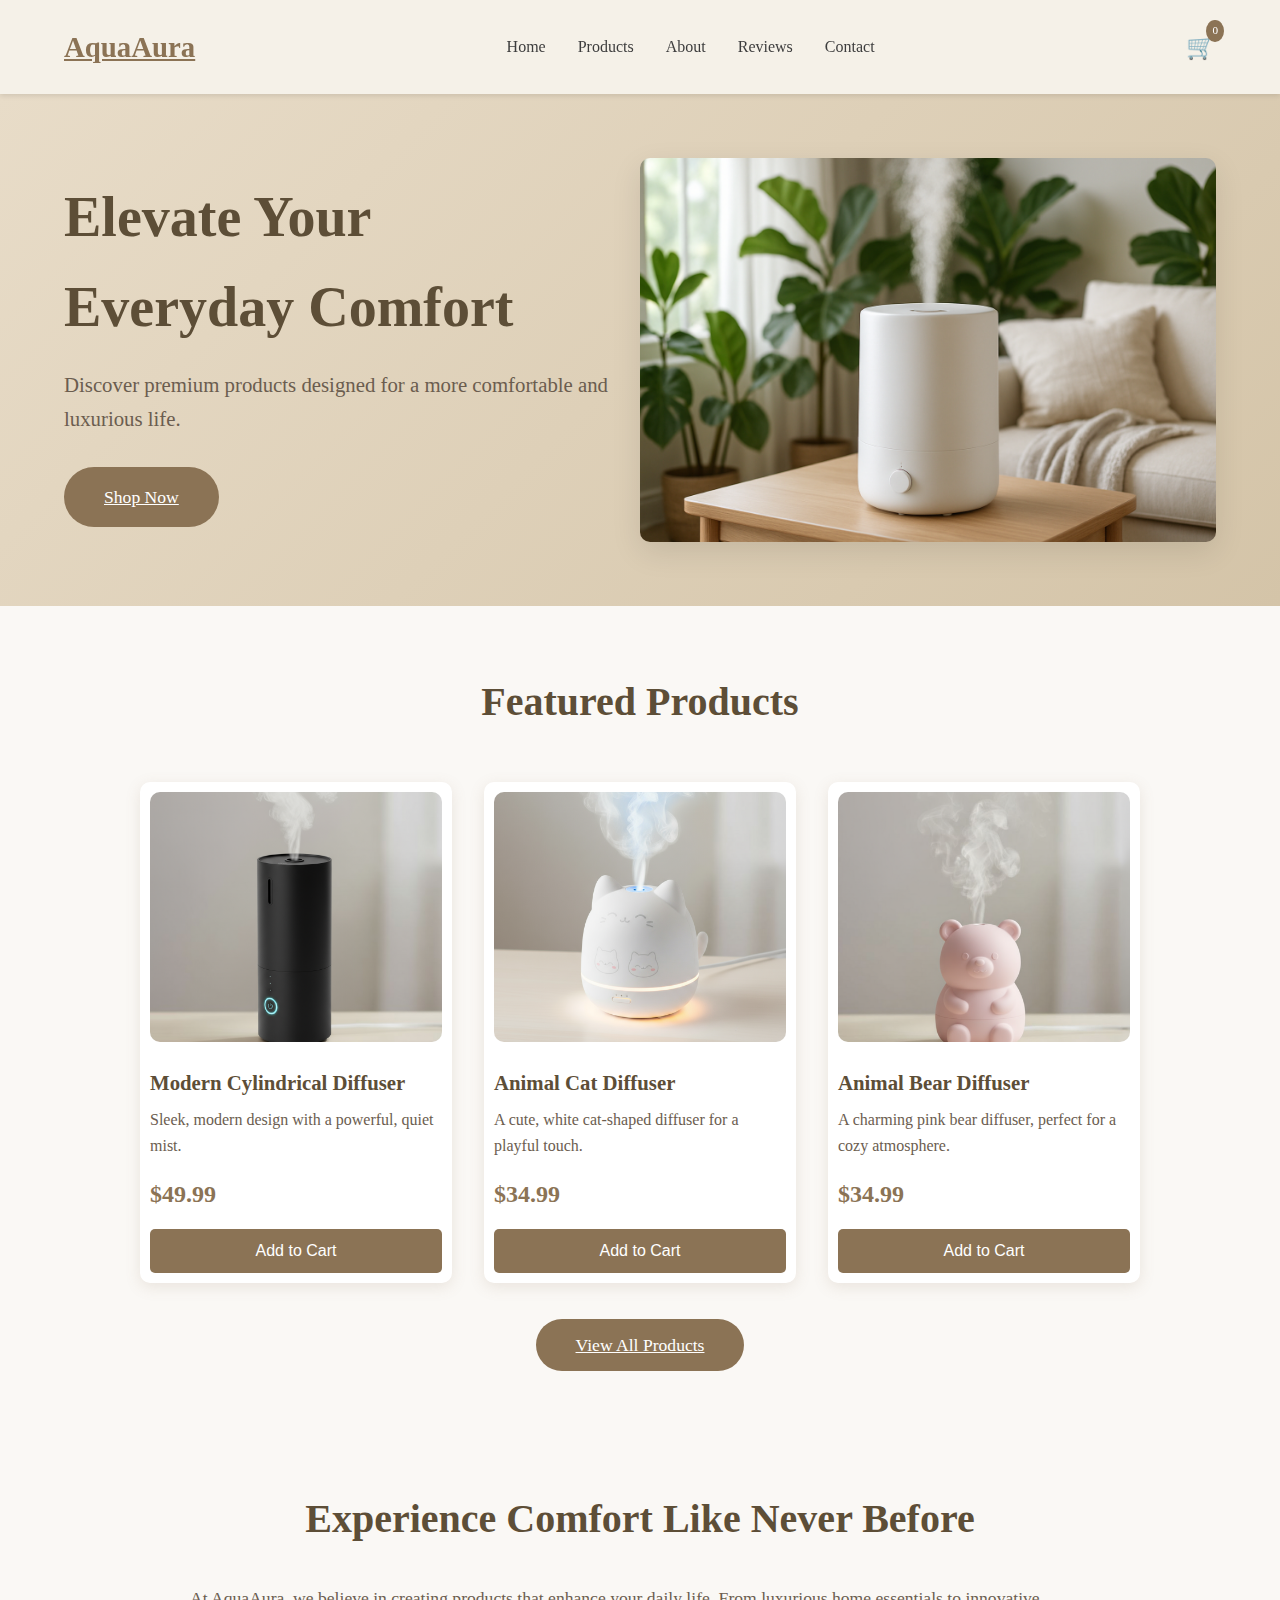
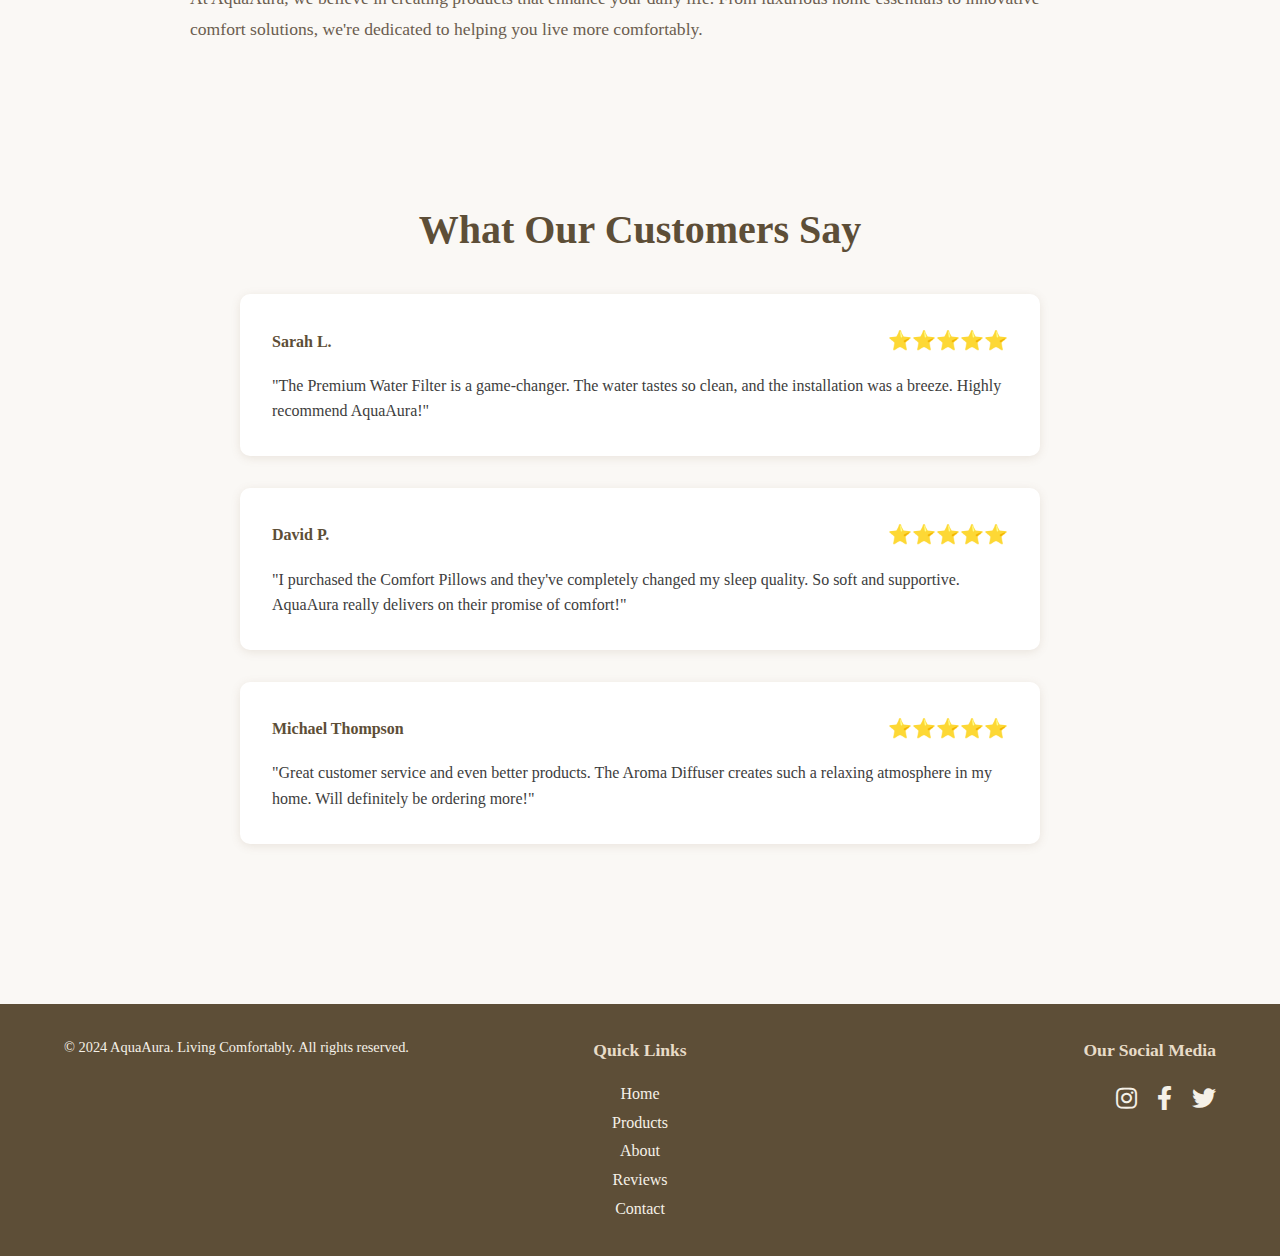
<file: index.html>
<!DOCTYPE html>
<html lang="en">
<head>
    <meta charset="UTF-8">
    <meta name="viewport" content="width=device-width, initial-scale=1.0">
    <title>AquaAura - Living Comfortably</title>
    <link rel="stylesheet" href="style.css">
<link rel="stylesheet" href="https://cdnjs.cloudflare.com/ajax/libs/font-awesome/5.15.4/css/all.min.css">
</head>
<body>
    <!-- Header/Navigation -->
    <nav>
        <div class="nav-container">
            <a href="index.html" class="logo">AquaAura</a>
            <ul class="nav-links">
                <li><a href="index.html">Home</a></li>
                <li><a href="products.html">Products</a></li>
                <li><a href="about.html">About</a></li>
                <li><a href="reviews.html">Reviews</a></li>
                <li><a href="contact.html">Contact</a></li>
            </ul>
            <div class="cart-icon" onclick="window.location.href='cart.html'">
                🛒 <span class="cart-count" id="cartCount">0</span>
            </div>
        </div>
    </nav>

    <!-- Home Page Content -->
    <div id="homePage">
        <!-- Hero Section -->
        <div class="hero">
            <div class="hero-content">
                <h1>Elevate Your Everyday Comfort</h1>
                <p>Discover premium products designed for a more comfortable and luxurious life.</p>
                <a href="products.html" class="cta-button">Shop Now</a>
            </div>
            <img src="images/banner_humidifier.png" alt="Modern Humidifier" class="hero-banner-image">
        </div>

        <!-- Featured Products Section (Modified to show 3 products) -->
        <section>
            <h2>Featured Products</h2>
            <div class="featured-products" id="featuredProducts">
                <!-- Featured product cards will be injected by script.js -->
            </div>
            <div style="text-align: center; margin-top: 3rem;">
                <a href="products.html" class="cta-button">View All Products</a>
            </div>
        </section>

        <!-- About Section -->
        <section>
            <h2>Experience Comfort Like Never Before</h2>
            <div class="about-content">
                <p>At AquaAura, we believe in creating products that enhance your daily life. From luxurious home essentials to innovative comfort solutions, we're dedicated to helping you live more comfortably.</p>
            </div>
        </section>

        <!-- Reviews Section -->
        <section>
            <h2>What Our Customers Say</h2>
            <div class="reviews-container">
                <div class="review-card">
                    <div class="review-header">
                        <span class="review-author">Sarah L.</span>
                        <span class="review-stars">⭐⭐⭐⭐⭐</span>
                    </div>
                    <p>"The Premium Water Filter is a game-changer. The water tastes so clean, and the installation was a breeze. Highly recommend AquaAura!"</p>
                </div>

                <div class="review-card">
                    <div class="review-header">
                        <span class="review-author">David P.</span>
                        <span class="review-stars">⭐⭐⭐⭐⭐</span>
                    </div>
                    <p>"I purchased the Comfort Pillows and they've completely changed my sleep quality. So soft and supportive. AquaAura really delivers on their promise of comfort!"</p>
                </div>

                <div class="review-card">
                    <div class="review-header">
                        <span class="review-author">Michael Thompson</span>
                        <span class="review-stars">⭐⭐⭐⭐⭐</span>
                    </div>
                    <p>"Great customer service and even better products. The Aroma Diffuser creates such a relaxing atmosphere in my home. Will definitely be ordering more!"</p>
                </div>
            </div>
        </section>
    </div>

    <!-- Footer -->
    <footer>
        <div class="footer-container">
            <div class="footer-col footer-copyright">
                <p>&copy; 2024 AquaAura. Living Comfortably. All rights reserved.</p>
            </div>
            <div class="footer-col footer-links">
                <h4>Quick Links</h4>
                <ul>
                    <li><a href="index.html">Home</a></li>
                    <li><a href="products.html">Products</a></li>
                    <li><a href="about.html">About</a></li>
                    <li><a href="reviews.html">Reviews</a></li>
                    <li><a href="contact.html">Contact</a></li>
                </ul>
            </div>
            <div class="footer-col footer-social">
                <h4>Our Social Media</h4>
                <div class="social-icons">
                    <a href="#" aria-label="Instagram"><i class="fab fa-instagram"></i></a>
                    <a href="#" aria-label="Facebook"><i class="fab fa-facebook-f"></i></a>
                    <a href="#" aria-label="Twitter"><i class="fab fa-twitter"></i></a>
                </div>
            </div>
        </div>
    </footer>
    <script src="script.js"></script>
</body>
</html>
</file>
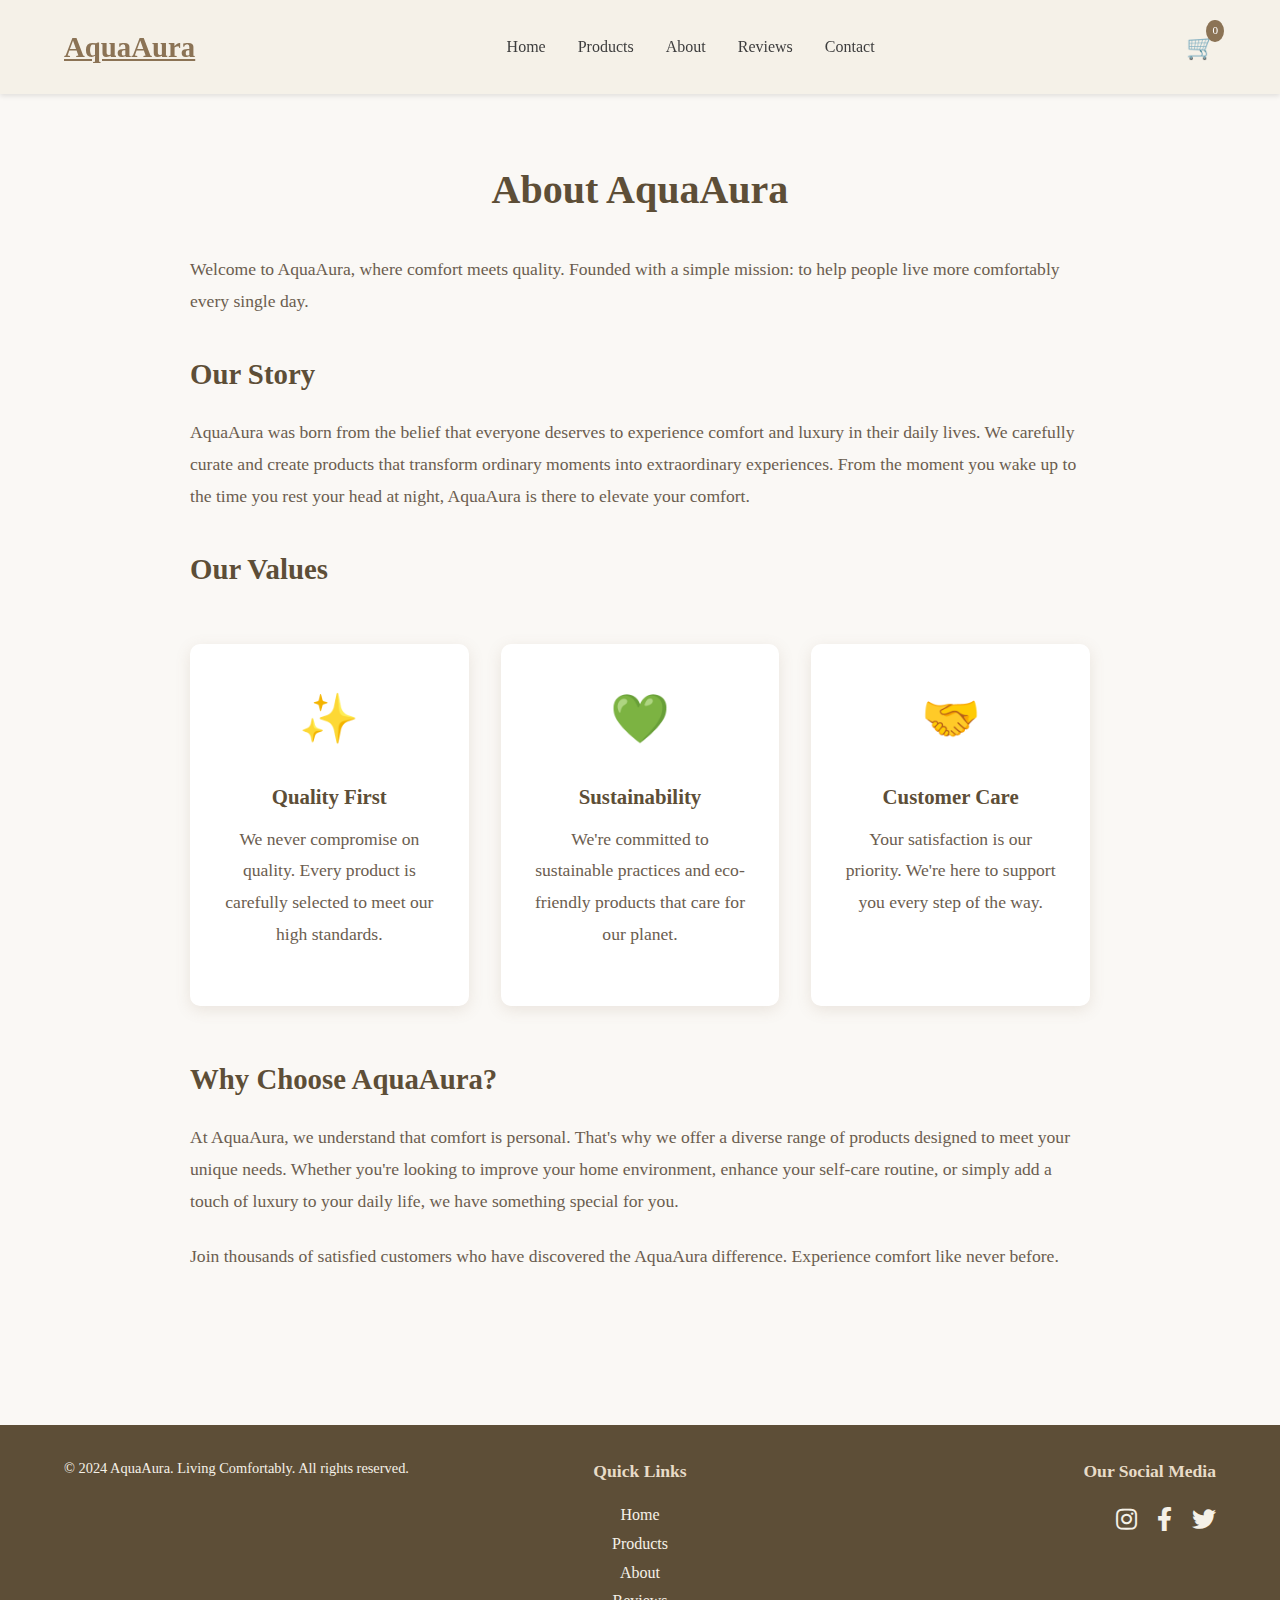
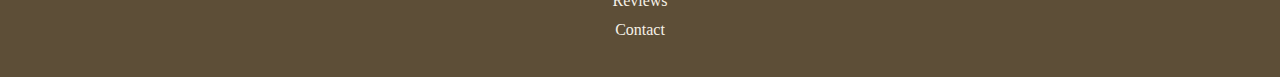
<file: about.html>
<!DOCTYPE html>
<html lang="en">
<head>
    <meta charset="UTF-8">
    <meta name="viewport" content="width=device-width, initial-scale=1.0">
    <title>About Us - AquaAura</title>
    <link rel="stylesheet" href="style.css">
<link rel="stylesheet" href="https://cdnjs.cloudflare.com/ajax/libs/font-awesome/5.15.4/css/all.min.css">
</head>
<body>
    <!-- Header/Navigation -->
    <nav>
        <div class="nav-container">
            <a href="index.html" class="logo">AquaAura</a>
            <ul class="nav-links">
                <li><a href="index.html">Home</a></li>
                <li><a href="products.html">Products</a></li>
                <li><a href="about.html">About</a></li>
                <li><a href="reviews.html">Reviews</a></li>
                <li><a href="contact.html">Contact</a></li>
            </ul>
            <div class="cart-icon" onclick="window.location.href='cart.html'">
                🛒 <span class="cart-count" id="cartCount">0</span>
            </div>
        </div>
    </nav>

    <!-- About Page Content -->
    <div id="aboutPage">
        <section>
            <h2>About AquaAura</h2>
            <div class="about-content">
                <p>Welcome to AquaAura, where comfort meets quality. Founded with a simple mission: to help people live more comfortably every single day.</p>
                
                <h3>Our Story</h3>
                <p>AquaAura was born from the belief that everyone deserves to experience comfort and luxury in their daily lives. We carefully curate and create products that transform ordinary moments into extraordinary experiences. From the moment you wake up to the time you rest your head at night, AquaAura is there to elevate your comfort.</p>
                
                <h3>Our Values</h3>
                <div class="values-grid">
                    <div class="value-card">
                        <div class="value-icon">✨</div>
                        <h4>Quality First</h4>
                        <p>We never compromise on quality. Every product is carefully selected to meet our high standards.</p>
                    </div>
                    <div class="value-card">
                        <div class="value-icon">💚</div>
                        <h4>Sustainability</h4>
                        <p>We're committed to sustainable practices and eco-friendly products that care for our planet.</p>
                    </div>
                    <div class="value-card">
                        <div class="value-icon">🤝</div>
                        <h4>Customer Care</h4>
                        <p>Your satisfaction is our priority. We're here to support you every step of the way.</p>
                    </div>
                </div>
                
                <h3>Why Choose AquaAura?</h3>
                <p>At AquaAura, we understand that comfort is personal. That's why we offer a diverse range of products designed to meet your unique needs. Whether you're looking to improve your home environment, enhance your self-care routine, or simply add a touch of luxury to your daily life, we have something special for you.</p>
                
                <p>Join thousands of satisfied customers who have discovered the AquaAura difference. Experience comfort like never before.</p>
            </div>
        </section>
    </div>

    <!-- Footer -->
    <footer>
        <div class="footer-container">
            <div class="footer-col footer-copyright">
                <p>&copy; 2024 AquaAura. Living Comfortably. All rights reserved.</p>
            </div>
            <div class="footer-col footer-links">
                <h4>Quick Links</h4>
                <ul>
                    <li><a href="index.html">Home</a></li>
                    <li><a href="products.html">Products</a></li>
                    <li><a href="about.html">About</a></li>
                    <li><a href="reviews.html">Reviews</a></li>
                    <li><a href="contact.html">Contact</a></li>
                </ul>
            </div>
            <div class="footer-col footer-social">
                <h4>Our Social Media</h4>
                <div class="social-icons">
                    <a href="#" aria-label="Instagram"><i class="fab fa-instagram"></i></a>
                    <a href="#" aria-label="Facebook"><i class="fab fa-facebook-f"></i></a>
                    <a href="#" aria-label="Twitter"><i class="fab fa-twitter"></i></a>
                </div>
            </div>
        </div>
    </footer>
    <script src="script.js"></script>
</body>
</html>
</file>
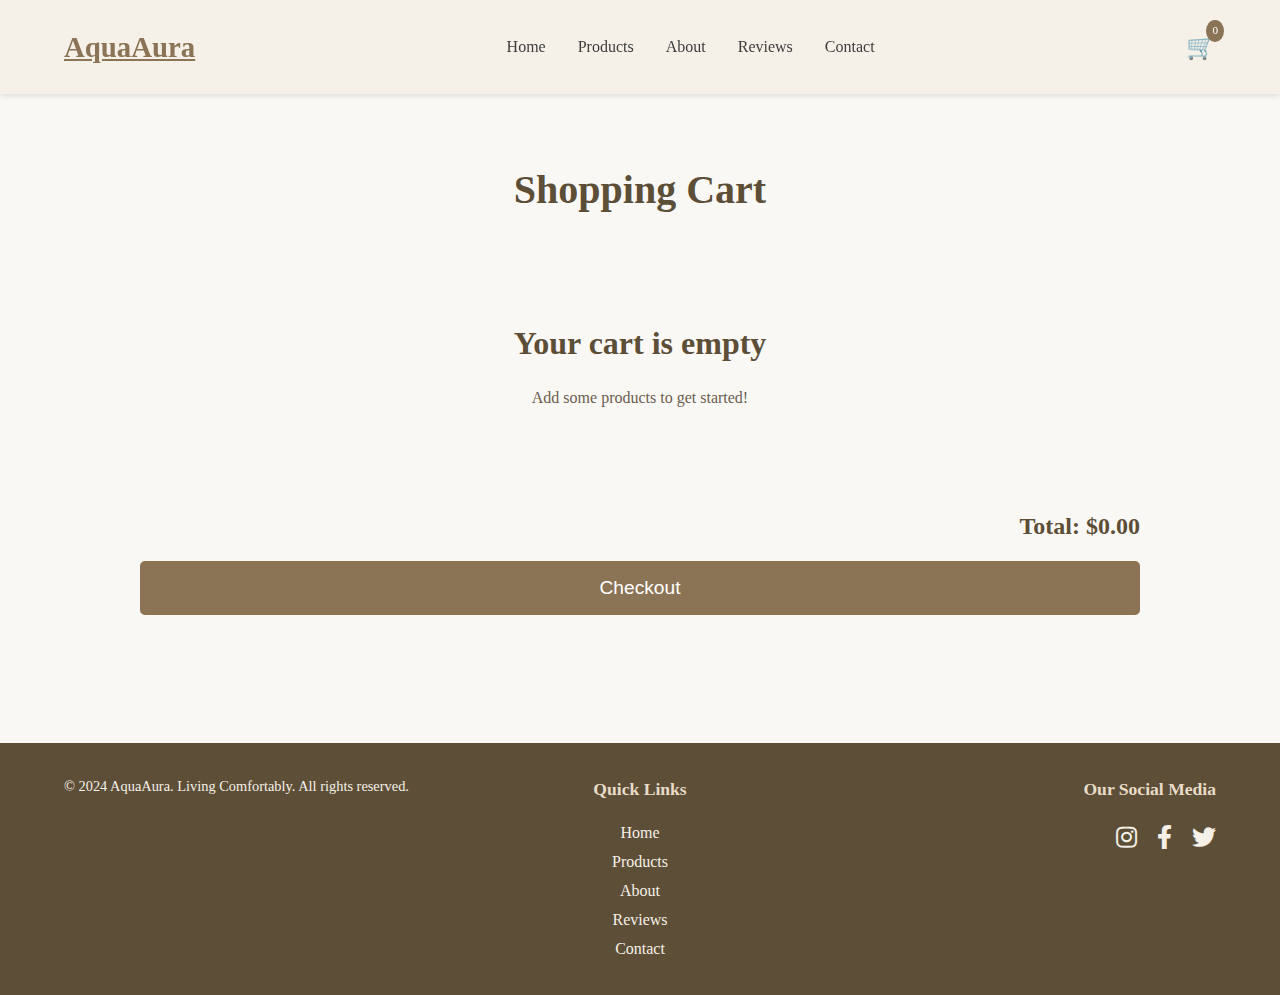
<file: cart.html>
<!DOCTYPE html>
<html lang="en">
<head>
    <meta charset="UTF-8">
    <meta name="viewport" content="width=device-width, initial-scale=1.0">
    <title>Shopping Cart - AquaAura</title>
    <link rel="stylesheet" href="style.css">
<link rel="stylesheet" href="https://cdnjs.cloudflare.com/ajax/libs/font-awesome/5.15.4/css/all.min.css">
</head>
<body>
    <!-- Header/Navigation -->
    <nav>
        <div class="nav-container">
            <a href="index.html" class="logo">AquaAura</a>
            <ul class="nav-links">
                <li><a href="index.html">Home</a></li>
                <li><a href="products.html">Products</a></li>
                <li><a href="about.html">About</a></li>
                <li><a href="reviews.html">Reviews</a></li>
                <li><a href="contact.html">Contact</a></li>
            </ul>
            <div class="cart-icon" onclick="window.location.href='cart.html'">
                🛒 <span class="cart-count" id="cartCount">0</span>
            </div>
        </div>
    </nav>

    <!-- Cart Page Content -->
    <div id="cartPage">
        <section>
            <h2>Shopping Cart</h2>
            <div class="cart-page-content">
                <div id="cartItems"></div>
                <div class="cart-total">
                    Total: $<span id="cartTotal">0.00</span>
                </div>
                <button class="checkout-btn" onclick="checkout()">Checkout</button>
            </div>
        </section>
    </div>

    <!-- Footer -->
    <footer>
        <div class="footer-container">
            <div class="footer-col footer-copyright">
                <p>&copy; 2024 AquaAura. Living Comfortably. All rights reserved.</p>
            </div>
            <div class="footer-col footer-links">
                <h4>Quick Links</h4>
                <ul>
                    <li><a href="index.html">Home</a></li>
                    <li><a href="products.html">Products</a></li>
                    <li><a href="about.html">About</a></li>
                    <li><a href="reviews.html">Reviews</a></li>
                    <li><a href="contact.html">Contact</a></li>
                </ul>
            </div>
            <div class="footer-col footer-social">
                <h4>Our Social Media</h4>
                <div class="social-icons">
                    <a href="#" aria-label="Instagram"><i class="fab fa-instagram"></i></a>
                    <a href="#" aria-label="Facebook"><i class="fab fa-facebook-f"></i></a>
                    <a href="#" aria-label="Twitter"><i class="fab fa-twitter"></i></a>
                </div>
            </div>
        </div>
    </footer>
    <script src="script.js"></script>
</body>
</html>
</file>
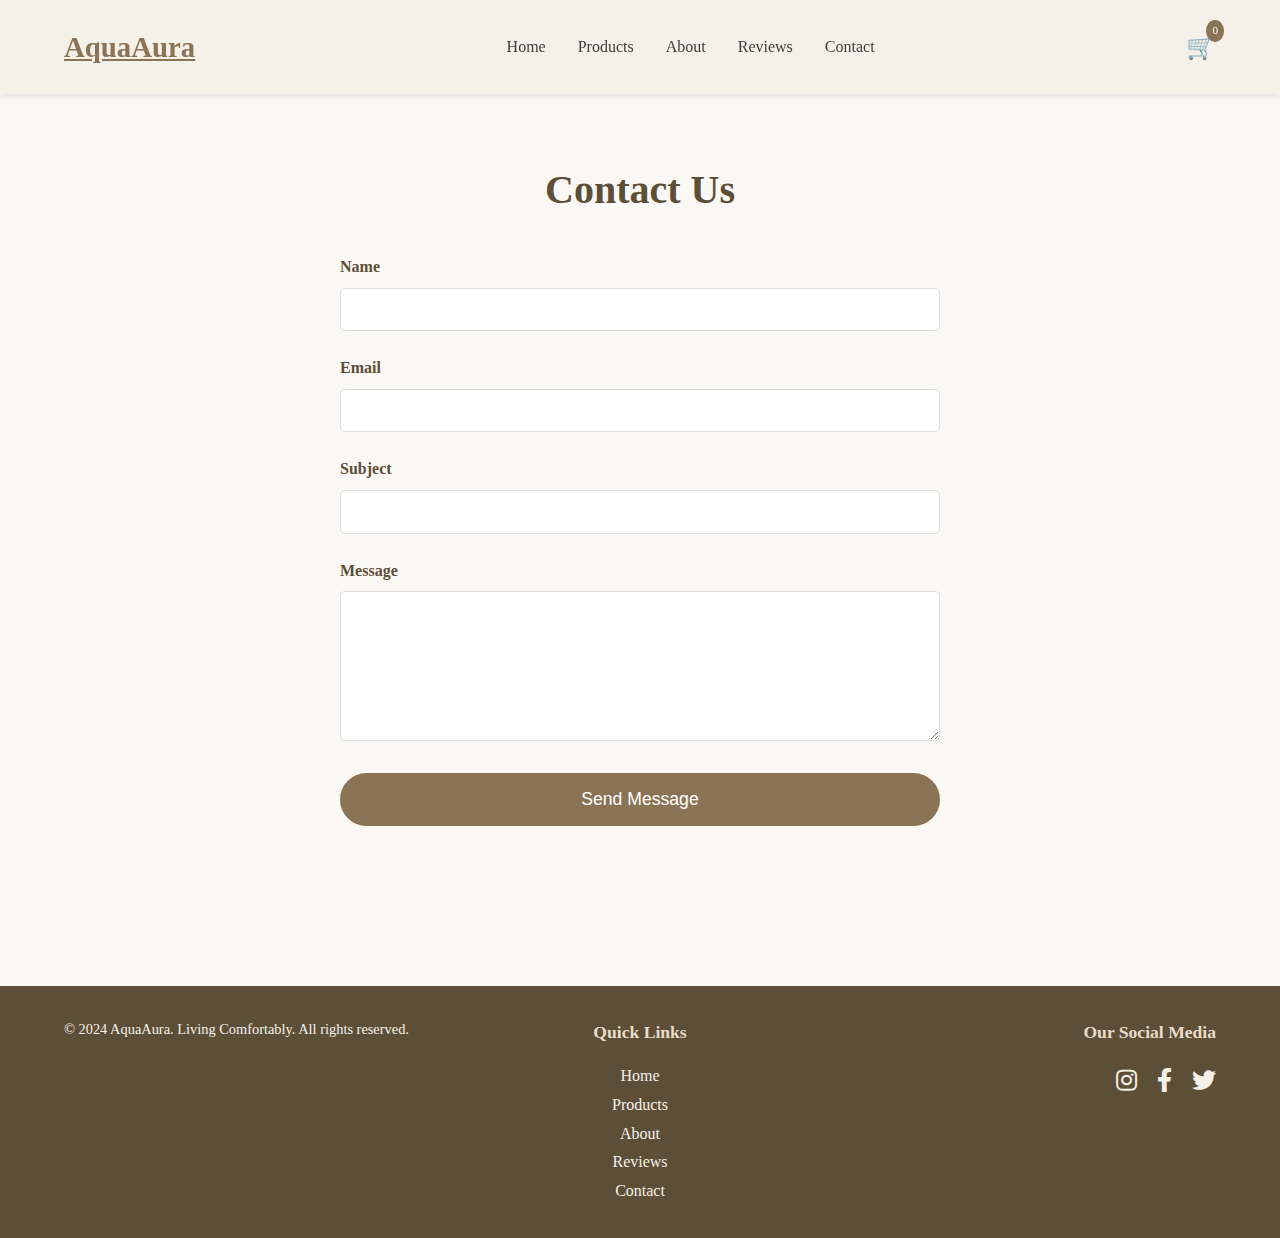
<file: contact.html>
<!DOCTYPE html>
<html lang="en">
<head>
    <meta charset="UTF-8">
    <meta name="viewport" content="width=device-width, initial-scale=1.0">
    <title>Contact Us - AquaAura</title>
    <link rel="stylesheet" href="style.css">
<link rel="stylesheet" href="https://cdnjs.cloudflare.com/ajax/libs/font-awesome/5.15.4/css/all.min.css">
</head>
<body>
    <!-- Header/Navigation -->
    <nav>
        <div class="nav-container">
            <a href="index.html" class="logo">AquaAura</a>
            <ul class="nav-links">
                <li><a href="index.html">Home</a></li>
                <li><a href="products.html">Products</a></li>
                <li><a href="about.html">About</a></li>
                <li><a href="reviews.html">Reviews</a></li>
                <li><a href="contact.html">Contact</a></li>
            </ul>
            <div class="cart-icon" onclick="window.location.href='cart.html'">
                🛒 <span class="cart-count" id="cartCount">0</span>
            </div>
        </div>
    </nav>

    <!-- Contact Page Content -->
    <div id="contactPage">
        <section>
            <h2>Contact Us</h2>
            <div class="contact-form">
                <form onsubmit="handleSubmit(event)">
                    <div class="form-group">
                        <label for="name">Name</label>
                        <input type="text" id="name" required>
                    </div>
                    <div class="form-group">
                        <label for="email">Email</label>
                        <input type="email" id="email" required>
                    </div>
                    <div class="form-group">
                        <label for="subject">Subject</label>
                        <input type="text" id="subject" required>
                    </div>
                    <div class="form-group">
                        <label for="message">Message</label>
                        <textarea id="message" required></textarea>
                    </div>
                    <button type="submit" class="cta-button" style="width: 100%;">Send Message</button>
                </form>
            </div>
        </section>
    </div>

    <!-- Footer -->
    <footer>
        <div class="footer-container">
            <div class="footer-col footer-copyright">
                <p>&copy; 2024 AquaAura. Living Comfortably. All rights reserved.</p>
            </div>
            <div class="footer-col footer-links">
                <h4>Quick Links</h4>
                <ul>
                    <li><a href="index.html">Home</a></li>
                    <li><a href="products.html">Products</a></li>
                    <li><a href="about.html">About</a></li>
                    <li><a href="reviews.html">Reviews</a></li>
                    <li><a href="contact.html">Contact</a></li>
                </ul>
            </div>
            <div class="footer-col footer-social">
                <h4>Our Social Media</h4>
                <div class="social-icons">
                    <a href="#" aria-label="Instagram"><i class="fab fa-instagram"></i></a>
                    <a href="#" aria-label="Facebook"><i class="fab fa-facebook-f"></i></a>
                    <a href="#" aria-label="Twitter"><i class="fab fa-twitter"></i></a>
                </div>
            </div>
        </div>
    </footer>
    <script src="script.js"></script>
</body>
</html>
</file>
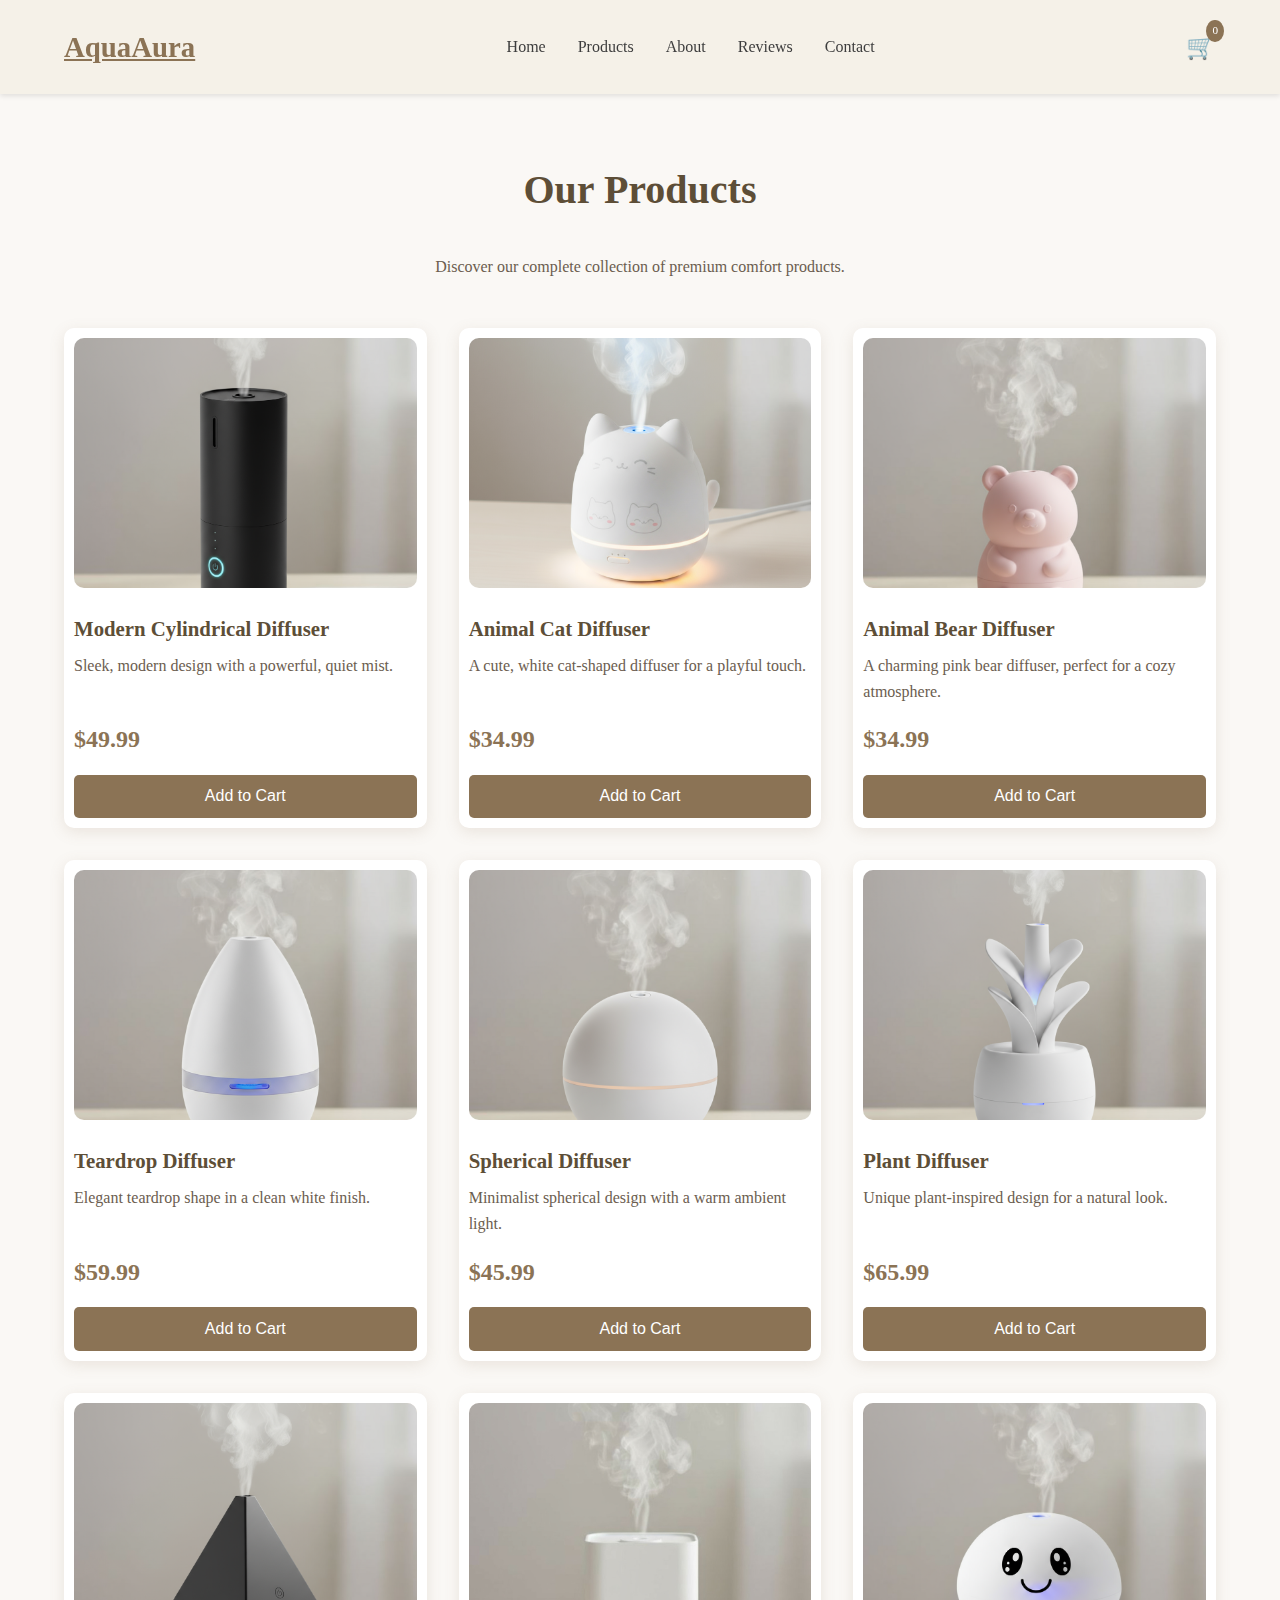
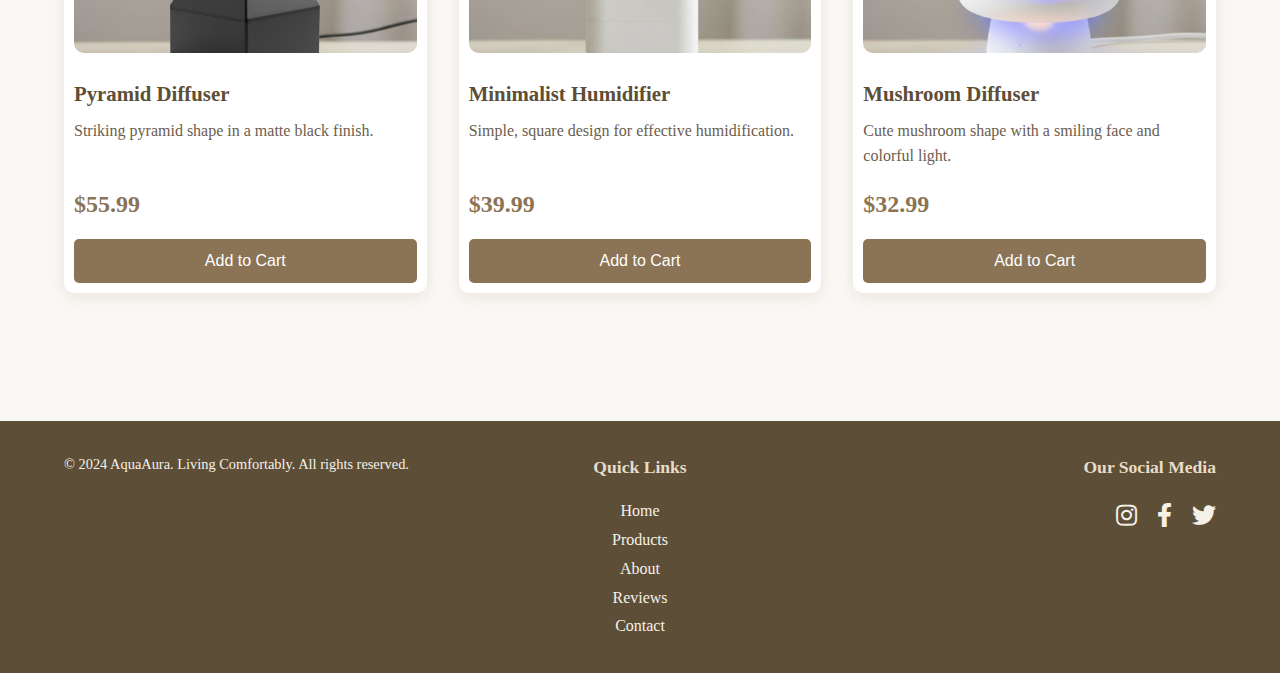
<file: products.html>
<!DOCTYPE html>
<html lang="en">
<head>
    <meta charset="UTF-8">
    <meta name="viewport" content="width=device-width, initial-scale=1.0">
    <title>Products - AquaAura</title>
    <link rel="stylesheet" href="style.css">
<link rel="stylesheet" href="https://cdnjs.cloudflare.com/ajax/libs/font-awesome/5.15.4/css/all.min.css">
</head>
<body>
    <!-- Header/Navigation -->
    <nav>
        <div class="nav-container">
            <a href="index.html" class="logo">AquaAura</a>
            <ul class="nav-links">
                <li><a href="index.html">Home</a></li>
                <li><a href="products.html">Products</a></li>
                <li><a href="about.html">About</a></li>
                <li><a href="reviews.html">Reviews</a></li>
                <li><a href="contact.html">Contact</a></li>
            </ul>
            <div class="cart-icon" onclick="window.location.href='cart.html'">
                🛒 <span class="cart-count" id="cartCount">0</span>
            </div>
        </div>
    </nav>

    <!-- Products Page Content -->
    <div id="productsPage">
        <section>
            <h2>Our Products</h2>
            <p style="text-align: center; color: #6b5d4f; margin-bottom: 2rem;">Discover our complete collection of premium comfort products.</p>
            <div class="products-grid" id="productsGrid">
                <!-- Product cards will be injected by script.js -->
            </div>
        </section>
    </div>

    <!-- Footer -->
    <footer>
        <div class="footer-container">
            <div class="footer-col footer-copyright">
                <p>&copy; 2024 AquaAura. Living Comfortably. All rights reserved.</p>
            </div>
            <div class="footer-col footer-links">
                <h4>Quick Links</h4>
                <ul>
                    <li><a href="index.html">Home</a></li>
                    <li><a href="products.html">Products</a></li>
                    <li><a href="about.html">About</a></li>
                    <li><a href="reviews.html">Reviews</a></li>
                    <li><a href="contact.html">Contact</a></li>
                </ul>
            </div>
            <div class="footer-col footer-social">
                <h4>Our Social Media</h4>
                <div class="social-icons">
                    <a href="#" aria-label="Instagram"><i class="fab fa-instagram"></i></a>
                    <a href="#" aria-label="Facebook"><i class="fab fa-facebook-f"></i></a>
                    <a href="#" aria-label="Twitter"><i class="fab fa-twitter"></i></a>
                </div>
            </div>
        </div>
    </footer>
    <script src="script.js"></script>
</body>
</html>
</file>
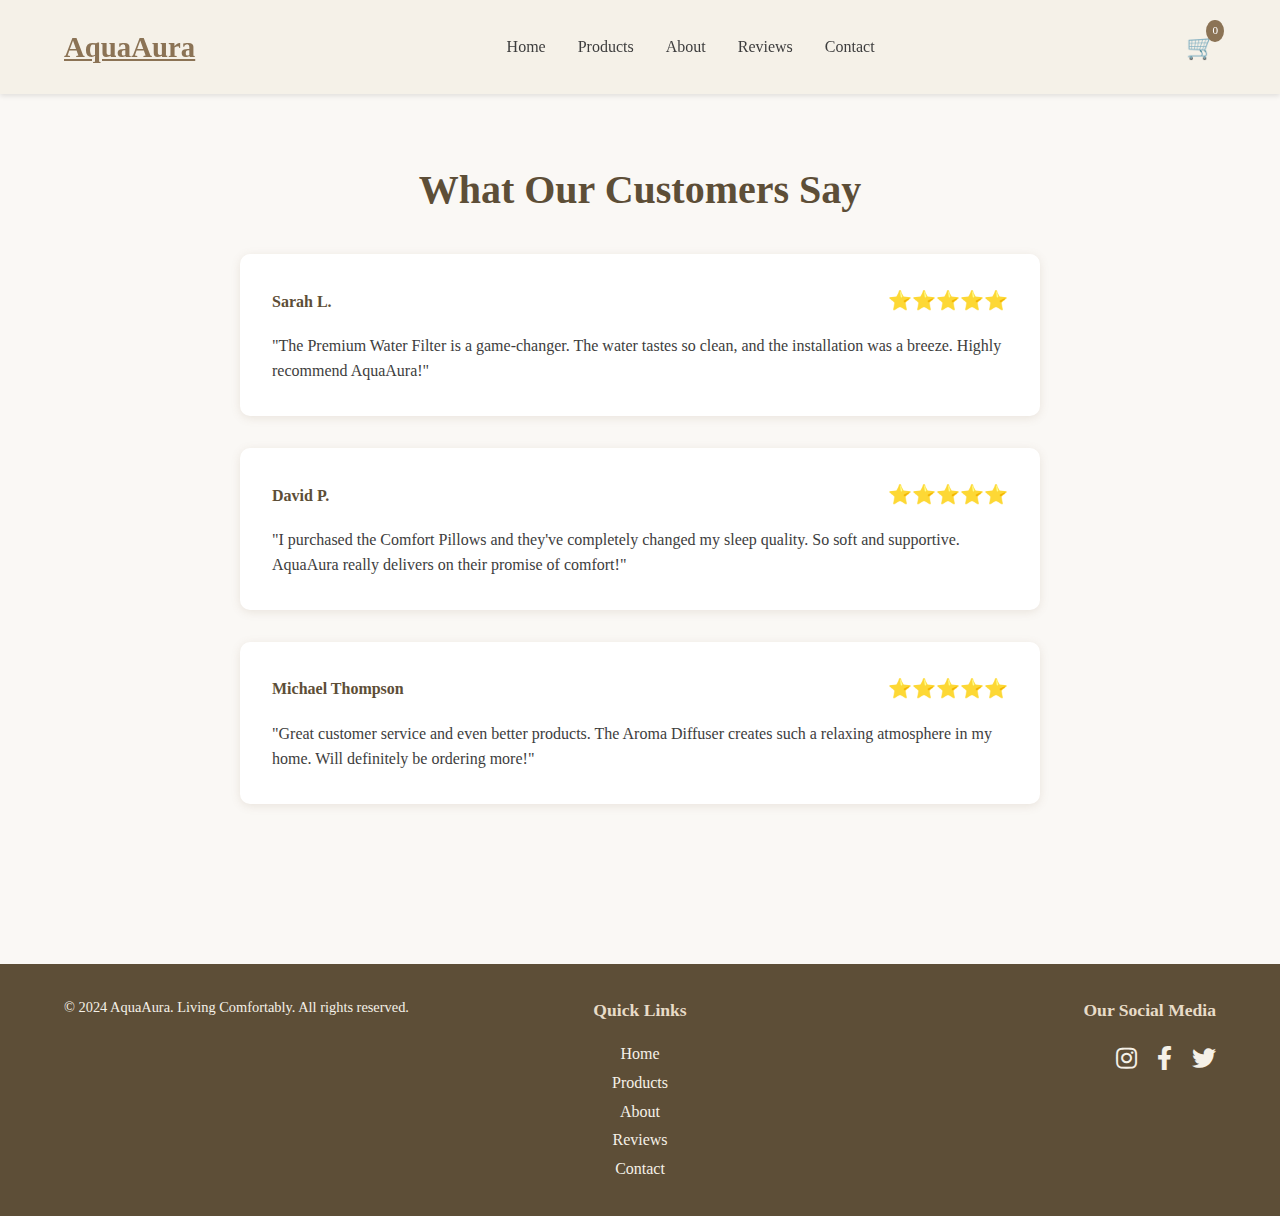
<file: reviews.html>
<!DOCTYPE html>
<html lang="en">
<head>
    <meta charset="UTF-8">
    <meta name="viewport" content="width=device-width, initial-scale=1.0">
    <title>Reviews - AquaAura</title>
    <link rel="stylesheet" href="style.css">
<link rel="stylesheet" href="https://cdnjs.cloudflare.com/ajax/libs/font-awesome/5.15.4/css/all.min.css">
</head>
<body>
    <!-- Header/Navigation -->
    <nav>
        <div class="nav-container">
            <a href="index.html" class="logo">AquaAura</a>
            <ul class="nav-links">
                <li><a href="index.html">Home</a></li>
                <li><a href="products.html">Products</a></li>
                <li><a href="about.html">About</a></li>
                <li><a href="reviews.html">Reviews</a></li>
                <li><a href="contact.html">Contact</a></li>
            </ul>
            <div class="cart-icon" onclick="window.location.href='cart.html'">
                🛒 <span class="cart-count" id="cartCount">0</span>
            </div>
        </div>
    </nav>

    <!-- Reviews Page Content -->
    <div id="reviewsPage">
        <section>
            <h2>What Our Customers Say</h2>
            <div class="reviews-container">
                <div class="review-card">
                    <div class="review-header">
                        <span class="review-author">Sarah L.</span>
                        <span class="review-stars">⭐⭐⭐⭐⭐</span>
                    </div>
                    <p>"The Premium Water Filter is a game-changer. The water tastes so clean, and the installation was a breeze. Highly recommend AquaAura!"</p>
                </div>

                <div class="review-card">
                    <div class="review-header">
                        <span class="review-author">David P.</span>
                        <span class="review-stars">⭐⭐⭐⭐⭐</span>
                    </div>
                    <p>"I purchased the Comfort Pillows and they've completely changed my sleep quality. So soft and supportive. AquaAura really delivers on their promise of comfort!"</p>
                </div>

                <div class="review-card">
                    <div class="review-header">
                        <span class="review-author">Michael Thompson</span>
                        <span class="review-stars">⭐⭐⭐⭐⭐</span>
                    </div>
                    <p>"Great customer service and even better products. The Aroma Diffuser creates such a relaxing atmosphere in my home. Will definitely be ordering more!"</p>
                </div>
            </div>
        </section>
    </div>

    <!-- Footer -->
    <footer>
        <div class="footer-container">
            <div class="footer-col footer-copyright">
                <p>&copy; 2024 AquaAura. Living Comfortably. All rights reserved.</p>
            </div>
            <div class="footer-col footer-links">
                <h4>Quick Links</h4>
                <ul>
                    <li><a href="index.html">Home</a></li>
                    <li><a href="products.html">Products</a></li>
                    <li><a href="about.html">About</a></li>
                    <li><a href="reviews.html">Reviews</a></li>
                    <li><a href="contact.html">Contact</a></li>
                </ul>
            </div>
            <div class="footer-col footer-social">
                <h4>Our Social Media</h4>
                <div class="social-icons">
                    <a href="#" aria-label="Instagram"><i class="fab fa-instagram"></i></a>
                    <a href="#" aria-label="Facebook"><i class="fab fa-facebook-f"></i></a>
                    <a href="#" aria-label="Twitter"><i class="fab fa-twitter"></i></a>
                </div>
            </div>
        </div>
    </footer>
    <script src="script.js"></script>
</body>
</html>
</file>
<file: style.css>
* {
    margin: 0;
    padding: 0;
    box-sizing: border-box;
}

body {
    font-family: 'Georgia', serif;
    color: #3d3d3d;
    line-height: 1.6;
    background: #faf8f5;
}

/* Navigation */
nav {
    background: #f5f1e8;
    padding: 1.5rem 5%;
    box-shadow: 0 2px 5px rgba(0,0,0,0.1);
    position: sticky;
    top: 0;
    z-index: 1000;
}

.nav-container {
    display: flex;
    justify-content: space-between;
    align-items: center;
    max-width: 1400px;
    margin: 0 auto;
}

.logo {
    font-size: 1.8rem;
    font-weight: bold;
    color: #8b7355;
}

.nav-links {
    display: flex;
    gap: 2rem;
    list-style: none;
}

.nav-links a {
    text-decoration: none;
    color: #3d3d3d;
    font-size: 1rem;
    transition: color 0.3s;
}

.nav-links a:hover {
    color: #8b7355;
}

.cart-icon {
    position: relative;
    cursor: pointer;
    font-size: 1.5rem;
}

.cart-count {
    position: absolute;
    top: -8px;
    right: -8px;
    background: #8b7355;
    color: white;
    border-radius: 50%;
    padding: 2px 6px;
    font-size: 0.7rem;
}

/* Hero Section */
.hero {
    background: linear-gradient(135deg, #e8dcc8 0%, #d4c4a8 100%);
    padding: 4rem 5%; /* Reduced padding */
    display: flex;
    align-items: center;
    justify-content: space-between;
    max-width: 1400px;
    margin: 0 auto;
    gap: 2rem;
}

.hero-content {
    flex: 1;
    max-width: 50%;
}

.hero-banner-image {
    flex: 1;
    max-width: 50%;
    height: auto;
    border-radius: 10px;
    box-shadow: 0 10px 30px rgba(0, 0, 0, 0.1);
}

.hero h1 {
    font-size: 3.5rem;
    margin-bottom: 1rem;
    color: #5d4e37;
    text-align: left; /* Align text left */
}

.hero p {
    font-size: 1.3rem;
    color: #6b5d4f;
    margin-bottom: 2rem;
    text-align: left; /* Align text left */
}

/* Adjust CTA button alignment within the new hero-content */
.hero-content .cta-button {
    display: inline-block;
}

/* Media query for smaller screens */
@media (max-width: 768px) {
    .hero {
        flex-direction: column;
        text-align: center;
    }

    .hero-content, .hero-banner-image {
        max-width: 100%;
    }

    .hero h1, .hero p {
        text-align: center;
    }
}

.cta-button {
    background: #8b7355;
    color: white;
    padding: 1rem 2.5rem;
    border: none;
    border-radius: 50px;
    font-size: 1.1rem;
    cursor: pointer;
    transition: transform 0.3s, background 0.3s;
}

.cta-button:hover {
    background: #6b5d4f;
    transform: translateY(-2px);
}

.hero-content .cta-button {
    display: inline-block;
}

/* Section Styles */
section {
    padding: 4rem 5%;
    max-width: 1400px;
    margin: 0 auto;
}

h2 {
    font-size: 2.5rem;
    margin-bottom: 2rem;
    text-align: center;
    color: #5d4e37;
}

/* Products Grid */
.products-grid {
    display: grid;
    grid-template-columns: repeat(auto-fill, minmax(280px, 1fr));
    gap: 2rem;
    margin-top: 3rem;
}

.featured-products {
    display: grid;
    grid-template-columns: repeat(auto-fit, minmax(280px, 1fr));
    gap: 2rem;
    margin-top: 3rem;
    max-width: 1000px;
    margin-left: auto;
    margin-right: auto;
}

.product-card {
    background: white;
    border-radius: 10px;
    box-shadow: 0 4px 15px rgba(139, 115, 85, 0.15);
    overflow: hidden;
    transition: transform 0.3s;
    display: flex; /* Make card a flex container */
    flex-direction: column; /* Stack children vertically */
    padding: 10px; /* Add padding to the card to create space around the image box */
}

.product-card:hover {
    transform: translateY(-5px);
}

.product-image {
    width: 100%;
    height: 250px;
    background: linear-gradient(135deg, #f5f1e8, #e8dcc8);
    display: flex;
    align-items: center;
    justify-content: center;
    font-size: 3rem;
    color: #8b7355;
    border-radius: 10px; /* Apply rounded corners to the container */
    overflow: hidden; /* Ensure image inside is clipped */
}

.product-image img {
    max-width: 100%;
    max-height: 100%;
    object-fit: cover;
}

.product-info {
    padding: 1.5rem 0 0 0; /* Adjust padding to only be at the bottom/sides, removing top padding to rely on card padding */
    flex-grow: 1; /* Allow product info to take up remaining space */
    display: flex; /* Make product info a flex container */
    flex-direction: column; /* Stack children vertically */
}

.product-info h3 {
    font-size: 1.3rem;
    margin-bottom: 0.5rem;
    color: #5d4e37;
}

.product-info p {
    color: #6b5d4f;
    margin-bottom: 1rem;
}

.product-price {
    font-size: 1.5rem;
    color: #8b7355;
    font-weight: bold;
    margin-bottom: 1rem;
    margin-top: auto; /* Push price and button to the bottom */
}

.add-to-cart {
    width: 100%;
    padding: 0.8rem;
    background: #8b7355;
    color: white;
    border: none;
    border-radius: 5px;
    cursor: pointer;
    font-size: 1rem;
    transition: background 0.3s;
}

.add-to-cart:hover {
    background: #6b5d4f;
}

/* Contact Form */
.contact-form {
    max-width: 600px;
    margin: 2rem auto;
}

.form-group {
    margin-bottom: 1.5rem;
}

.form-group label {
    display: block;
    margin-bottom: 0.5rem;
    color: #5d4e37;
    font-weight: bold;
}

.form-group input,
.form-group textarea {
    width: 100%;
    padding: 0.8rem;
    border: 1px solid #ddd;
    border-radius: 5px;
    font-family: inherit;
}

.form-group textarea {
    resize: vertical;
    min-height: 150px;
}

/* Reviews */
.reviews-container {
    max-width: 800px;
    margin: 0 auto;
}

.review-card {
    background: white;
    padding: 2rem;
    margin-bottom: 2rem;
    border-radius: 10px;
    box-shadow: 0 2px 10px rgba(139, 115, 85, 0.15);
}

.review-header {
    display: flex;
    justify-content: space-between;
    align-items: center;
    margin-bottom: 1rem;
}

.review-author {
    font-weight: bold;
    color: #5d4e37;
}

.review-stars {
    color: #ffd700;
    font-size: 1.2rem;
}

/* Cart Modal */
.modal {
    display: none;
}

.cart-page-content {
    max-width: 1000px;
    margin: 0 auto;
}

.empty-cart {
    text-align: center;
    padding: 4rem 2rem;
    color: #6b5d4f;
}

.empty-cart h3 {
    font-size: 2rem;
    margin-bottom: 1rem;
    color: #5d4e37;
}

.cart-item {
    display: flex;
    justify-content: space-between;
    align-items: center;
    padding: 1.5rem;
    border-bottom: 1px solid #e8dcc8;
    background: white;
    margin-bottom: 1rem;
    border-radius: 8px;
    box-shadow: 0 2px 5px rgba(139, 115, 85, 0.1);
}

.cart-item-info {
    flex: 1;
}

.cart-item-controls {
    display: flex;
    gap: 1rem;
    align-items: center;
}

.quantity-control {
    display: flex;
    gap: 0.5rem;
    align-items: center;
}

.quantity-btn {
    background: #8b7355;
    color: white;
    border: none;
    width: 30px;
    height: 30px;
    border-radius: 5px;
    cursor: pointer;
}

.remove-btn {
    background: #c17a61;
    color: white;
    border: none;
    padding: 0.5rem 1rem;
    border-radius: 5px;
    cursor: pointer;
}

.cart-total {
    margin-top: 2rem;
    text-align: right;
    font-size: 1.5rem;
    font-weight: bold;
    color: #5d4e37;
}

.checkout-btn {
    width: 100%;
    padding: 1rem;
    background: #8b7355;
    color: white;
    border: none;
    border-radius: 5px;
    font-size: 1.2rem;
    cursor: pointer;
    margin-top: 1rem;
}

.checkout-btn:hover {
    background: #6b5d4f;
}

/* About Section */
.about-content {
    max-width: 900px;
    margin: 0 auto;
    line-height: 1.8;
}

.about-content h3 {
    color: #5d4e37;
    font-size: 1.8rem;
    margin: 2rem 0 1rem 0;
}

.about-content p {
    color: #6b5d4f;
    font-size: 1.1rem;
    margin-bottom: 1.5rem;
}

.values-grid {
    display: grid;
    grid-template-columns: repeat(auto-fit, minmax(250px, 1fr));
    gap: 2rem;
    margin: 3rem 0;
}

.value-card {
    background: white;
    padding: 2rem;
    border-radius: 10px;
    box-shadow: 0 4px 15px rgba(139, 115, 85, 0.15);
    text-align: center;
}

.value-icon {
    font-size: 3rem;
    margin-bottom: 1rem;
}

.value-card h4 {
    color: #5d4e37;
    font-size: 1.3rem;
    margin-bottom: 0.5rem;
}

/* Utility */
.hidden {
    display: none !important;
}

/* Footer */
footer {
    background: #5d4e37;
    color: #f5f1e8;
    padding: 2rem 5%;
    margin-top: 4rem;
}

.footer-container {
    display: flex;
    justify-content: space-between;
    align-items: flex-start;
    max-width: 1400px;
    margin: 0 auto;
    gap: 2rem;
}

.footer-col {
    flex: 1;
}

.footer-copyright {
    text-align: left;
}

.footer-links {
    text-align: center;
}

.footer-links h4, .footer-social h4 {
    font-size: 1.1rem;
    margin-bottom: 1rem;
    color: #e8dcc8;
}

.footer-links ul {
    list-style: none;
    padding: 0;
}

.footer-links a {
    color: #f5f1e8;
    text-decoration: none;
    line-height: 1.8;
    transition: color 0.3s;
}

.footer-links a:hover {
    color: #8b7355;
}

.footer-social {
    text-align: right;
}

.social-icons a {
    color: #f5f1e8;
    font-size: 1.5rem;
    margin-left: 1rem;
    transition: color 0.3s;
}

.social-icons a:hover {
    color: #8b7355;
}

footer p {
    margin: 0;
    font-size: 0.9rem;
}

/* Media query for smaller screens */
@media (max-width: 768px) {
    .footer-container {
        flex-direction: column;
        align-items: center;
        text-align: center;
    }

    .footer-col {
        margin-bottom: 1.5rem;
        text-align: center !important;
    }

    .footer-social {
        text-align: center !important;
    }

    .social-icons a {
        margin: 0 0.5rem;
    }
}
</file>
